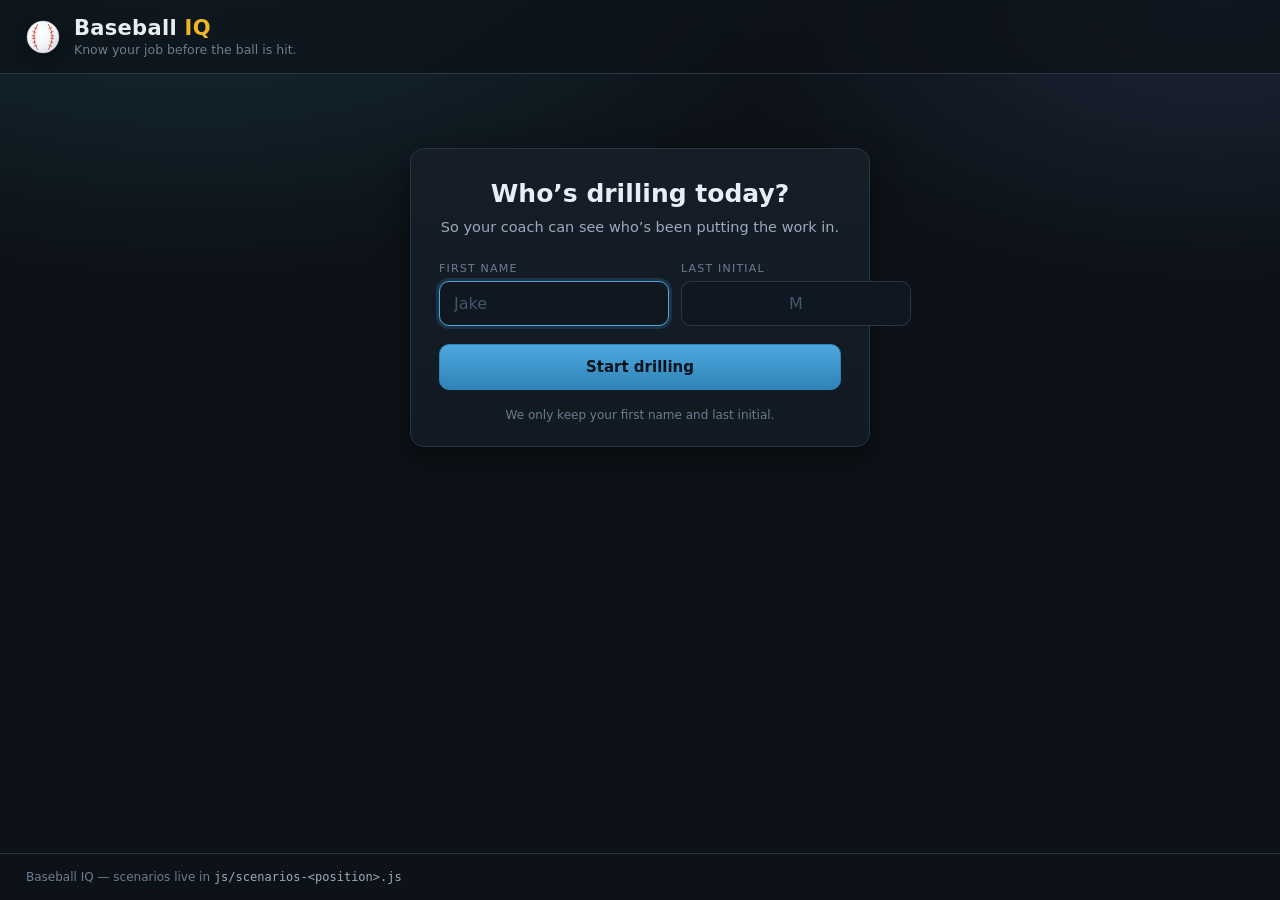
<file: index.html>
<!DOCTYPE html>
<html lang="en">
<head>
<meta charset="utf-8">
<meta name="viewport" content="width=device-width, initial-scale=1">
<title>Baseball IQ &mdash; Know Your Job on Every Play</title>
<link rel="stylesheet" href="css/styles.css">
</head>
<body>

<canvas id="fx" aria-hidden="true"></canvas>

<header class="topbar">
  <div class="brand">
    <svg class="brand-ball" viewBox="0 0 100 100" role="img" aria-label="Baseball" focusable="false">
      <defs>
        <radialGradient id="gBrandBall" cx="36%" cy="30%" r="75%">
          <stop offset="0%"   stop-color="#ffffff"/>
          <stop offset="65%"  stop-color="#f2f5f8"/>
          <stop offset="100%" stop-color="#d8e0e9"/>
        </radialGradient>
      </defs>

      <circle cx="50" cy="50" r="47" fill="url(#gBrandBall)" stroke="#c2ccd8" stroke-width="1.5"/>

      <!-- the two seams, bowing toward the edges like parentheses -->
      <path d="M34,13 Q11,50 34,87" fill="none" stroke="#d0402f" stroke-width="2.4" stroke-linecap="round"/>
      <path d="M66,13 Q89,50 66,87" fill="none" stroke="#d0402f" stroke-width="2.4" stroke-linecap="round"/>

      <!-- stitches, drawn perpendicular to each seam -->
      <g stroke="#d0402f" stroke-width="2.1" stroke-linecap="round">
        <line x1="24.0" y1="22.3" x2="32.3" y2="25.9"/>
        <line x1="20.0" y1="34.1" x2="28.7" y2="36.3"/>
        <line x1="18.1" y1="46.0" x2="27.1" y2="46.6"/>
        <line x1="18.1" y1="54.0" x2="27.1" y2="53.4"/>
        <line x1="20.0" y1="65.9" x2="28.7" y2="63.7"/>
        <line x1="24.0" y1="77.7" x2="32.3" y2="74.1"/>

        <line x1="76.0" y1="22.3" x2="67.7" y2="25.9"/>
        <line x1="80.0" y1="34.1" x2="71.3" y2="36.3"/>
        <line x1="81.9" y1="46.0" x2="72.9" y2="46.6"/>
        <line x1="81.9" y1="54.0" x2="72.9" y2="53.4"/>
        <line x1="80.0" y1="65.9" x2="71.3" y2="63.7"/>
        <line x1="76.0" y1="77.7" x2="67.7" y2="74.1"/>
      </g>
    </svg>
    <div>
      <h1>Baseball <span>IQ</span></h1>
      <p>Know your job before the ball is hit.</p>
    </div>
  </div>
  <div class="topbar-right">
    <div class="player" id="player-badge" hidden>
      <span class="player-name" id="player-name"></span>
      <button class="player-switch" id="btn-switch-player" type="button"
              title="Not you? Switch player">Not you?</button>
    </div>
    <div class="score" id="score" hidden>
      <span class="score-label">Score</span>
      <span class="score-value"><b id="score-correct">0</b> right &middot; <span id="score-wrong">0</span> wrong</span>
    </div>
    <button class="btn btn-switch" id="btn-change-position" hidden
            title="Pick a different position — you can switch any time">
      <span class="switch-icon" aria-hidden="true">&#8646;</span>
      <span>Change position</span>
    </button>
  </div>
</header>

<!-- ============ SCREEN 0: WHO IS PLAYING ============ -->
<main id="screen-name" class="screen" hidden>
  <div class="namecard">
    <h2>Who&rsquo;s drilling today?</h2>
    <p class="namecard-sub">So your coach can see who&rsquo;s been putting the work in.</p>

    <form class="namecard-form" id="name-form">
      <div class="namecard-fields">
        <label class="field field-first">
          <span>First name</span>
          <input type="text" id="input-first-name" autocomplete="given-name"
                 maxlength="20" placeholder="Jake" required>
        </label>
        <label class="field field-initial">
          <span>Last initial</span>
          <input type="text" id="input-last-initial" autocomplete="off"
                 maxlength="1" placeholder="M">
        </label>
      </div>
      <p class="namecard-error" id="name-error" hidden></p>
      <button class="btn btn-primary btn-start" type="submit">Start drilling</button>
    </form>

    <p class="namecard-note">We only keep your first name and last initial.</p>
  </div>
</main>

<!-- ============ SCREEN 1: POSITION PICKER ============ -->
<main id="screen-select" class="screen" hidden>
  <div class="select-intro">
    <h2>Pick the position you want to master</h2>
    <p>You&rsquo;ll watch the play develop, then get stopped mid-action and asked what that fielder is
       supposed to do. Get it right and the crowd goes wild.</p>
  </div>
  <div class="position-grid" id="position-grid"></div>
  <p class="select-note" id="select-note"></p>
</main>

<!-- ============ SCREEN 2: THE PLAY ============ -->
<main id="screen-play" class="screen" hidden>
  <div class="play-layout">

    <!-- ---- Field ---- -->
    <section class="field-wrap">
      <div class="field-header">
        <div>
          <span class="chip chip-pos" id="chip-position">2B</span>
          <span class="chip chip-progress" id="chip-progress"></span>
          <span class="scenario-title" id="scenario-title"></span>
        </div>
        <div class="field-header-right">
          <span class="chip chip-paused" id="chip-paused" hidden>&#10073;&#10073; Paused &mdash; your call</span>
          <button class="btn btn-replay" id="btn-replay-animation" type="button" hidden
                  title="Watch the play again from the start (R)">
            <span class="replay-icon" aria-hidden="true">&#8635;</span>
            <span id="btn-replay-label">Replay animation</span>
          </button>
        </div>
      </div>

      <div class="field-frame">
        <svg id="field" viewBox="0 0 800 700" role="img" aria-label="Baseball field diagram">
          <defs>
            <radialGradient id="gGrass" cx="50%" cy="85%" r="85%">
              <stop offset="0%"  stop-color="#3f8f4a"/>
              <stop offset="60%" stop-color="#2f7a3d"/>
              <stop offset="100%" stop-color="#266633"/>
            </radialGradient>
            <linearGradient id="gDirt" x1="0" y1="0" x2="0" y2="1">
              <stop offset="0%" stop-color="#c8905a"/>
              <stop offset="100%" stop-color="#b07a49"/>
            </linearGradient>
            <clipPath id="fairClip">
              <path d="M400,620 L60,280 A372.7,372.7 0 0 1 740,280 Z"/>
            </clipPath>
            <filter id="softGlow" x="-70%" y="-70%" width="240%" height="240%">
              <feGaussianBlur stdDeviation="6" result="b"/>
              <feMerge><feMergeNode in="b"/><feMergeNode in="SourceGraphic"/></feMerge>
            </filter>
          </defs>

          <!-- foul territory -->
          <rect x="0" y="0" width="800" height="700" fill="#1e5b2c"/>
          <!-- fair territory grass -->
          <g clip-path="url(#fairClip)">
            <rect x="0" y="0" width="800" height="700" fill="url(#gGrass)"/>
            <!-- mow stripes -->
            <g opacity=".07" fill="#ffffff">
              <path d="M400,620 L120,340 L215,245 L400,620Z"/>
              <path d="M400,620 L400,60 L495,60 L400,620Z"/>
              <path d="M400,620 L585,245 L680,340 L400,620Z"/>
            </g>
            <!-- infield dirt. r=215 leaves visible grass between the infield and
                 the shallow-outfield spots, since the outfield is drawn compressed. -->
            <circle cx="400" cy="470" r="215" fill="url(#gDirt)"/>
          </g>

          <!-- infield grass -->
          <polygon points="400,598 537,465 400,332 263,465" fill="#3a8747"/>

          <!-- warning track + fence -->
          <path d="M400,620 L60,280 A372.7,372.7 0 0 1 740,280 Z"
                fill="none" stroke="#a9743f" stroke-width="14" opacity=".55"/>
          <path d="M60,280 A372.7,372.7 0 0 1 740,280"
                fill="none" stroke="#14361f" stroke-width="7" stroke-linecap="round"/>

          <!-- foul lines -->
          <line x1="400" y1="620" x2="62" y2="282" stroke="#f4f7f2" stroke-width="3" opacity=".85"/>
          <line x1="400" y1="620" x2="738" y2="282" stroke="#f4f7f2" stroke-width="3" opacity=".85"/>

          <!-- mound -->
          <circle cx="400" cy="473" r="34" fill="#d09a63"/>
          <rect x="392" y="469" width="16" height="6" rx="2" fill="#fff" opacity=".9"/>

          <!-- bases -->
          <g stroke="#d8dbd4" stroke-width="1.5">
            <rect x="547" y="457" width="17" height="17" fill="#fff" transform="rotate(45 555.5 465.5)"/>
            <rect x="392" y="302" width="17" height="17" fill="#fff" transform="rotate(45 400.5 310.5)"/>
            <rect x="237" y="457" width="17" height="17" fill="#fff" transform="rotate(45 245.5 465.5)"/>
          </g>
          <polygon points="392,612 408,612 408,621 400,629 392,621" fill="#fff" stroke="#d8dbd4"/>

          <!-- dynamic layers -->
          <g id="layer-routes"></g>
          <g id="layer-runners"></g>
          <g id="layer-fielders"></g>
          <g id="layer-ball" hidden>
            <ellipse id="ball-shadow" cx="400" cy="620" rx="7" ry="4" fill="#000" opacity=".3"/>
            <circle id="ball" cx="400" cy="620" r="8" fill="#fff" stroke="#c9402f" stroke-width="1.6"/>
          </g>
        </svg>
      </div>

      <p class="field-caption" id="field-caption">&nbsp;</p>
    </section>

    <!-- ---- Coaching panel ---- -->
    <aside class="panel">
      <div class="panel-card situation">
        <h3>The situation</h3>
        <ul class="sit-list" id="sit-list"></ul>
        <p class="sit-desc" id="sit-desc"></p>
      </div>

      <div class="panel-card question" id="question-card" hidden>
        <h3 id="question-prompt">&nbsp;</h3>
        <div class="options" id="options"></div>
        <p class="feedback" id="feedback" hidden></p>
      </div>

      <div class="panel-card outcome" id="outcome-card" hidden>
        <h3 id="outcome-title">Play result</h3>
        <p id="outcome-text"></p>
        <p class="coach-note" id="outcome-coach"></p>
      </div>

      <div class="panel-actions" id="panel-actions">
        <button class="btn btn-primary" id="btn-next" hidden>Next scenario</button>
        <button class="btn btn-ghost" id="btn-replay" hidden>Try this play again</button>
      </div>
    </aside>
  </div>
</main>

<!-- ============ SCREEN 3: RESULTS ============ -->
<main id="screen-summary" class="screen" hidden>
  <div class="summary">
    <p class="summary-eyebrow" id="summary-eyebrow"></p>
    <h2 class="summary-headline" id="summary-headline"></h2>

    <div class="summary-bar"><div class="summary-bar-fill" id="summary-bar-fill"></div></div>

    <div class="summary-tallies">
      <div class="tally tally-right">
        <b id="summary-correct">0</b><span>right first try</span>
      </div>
      <div class="tally tally-wrong">
        <b id="summary-wrong">0</b><span>missed</span>
      </div>
    </div>

    <p class="summary-perfect" id="summary-perfect" hidden>
      Perfect &mdash; you got every one on the first try.
    </p>

    <div class="summary-missed" id="summary-missed" hidden>
      <h3>Plays to work on</h3>
      <ul id="summary-missed-list"></ul>
    </div>

    <div class="summary-actions">
      <button class="btn btn-primary" id="btn-retry-missed" hidden>Retry the ones you missed</button>
      <button class="btn" id="btn-retry-position">Start this position over</button>
      <button class="btn btn-ghost" id="btn-summary-positions">Pick another position</button>
    </div>
  </div>
</main>

<footer class="footer">
  <span>Baseball IQ &mdash; scenarios live in <code>js/scenarios-&lt;position&gt;.js</code></span>
</footer>

<!-- shared field data first, then one scenario file per position -->
<script src="js/reporting.js"></script>
<script src="js/field-data.js"></script>
<script src="js/scenarios-2b.js"></script>
<script src="js/scenarios-ss.js"></script>
<script src="js/scenarios-p.js"></script>
<script src="js/scenarios-1b.js"></script>
<script src="js/scenarios-3b.js"></script>
<script src="js/scenarios-c.js"></script>
<script src="js/scenarios-lf.js"></script>
<script src="js/scenarios-cf.js"></script>
<script src="js/scenarios-rf.js"></script>
<script src="js/fireworks.js"></script>
<script src="js/field.js"></script>
<script src="js/app.js"></script>
</body>
</html>
</file>
<file: css/styles.css>
/* ============================================================
   Baseball IQ — styles
   ============================================================ */

:root {
  --bg:            #0d1218;
  --bg-raised:     #151d26;
  --bg-raised-2:   #1c2733;
  --line:          #2a3644;
  --text:          #e8eef5;
  --text-dim:      #9aabbc;
  --text-faint:    #6b7d90;
  --accent:        #4ea8de;
  --correct:       #35c46a;
  --correct-dim:   #1d5f38;
  --wrong:         #e05c4b;
  --gold:          #f0b429;
  --radius:        14px;
  --shadow:        0 10px 30px rgba(0,0,0,.45);
  --font: "Segoe UI", system-ui, -apple-system, Roboto, Helvetica, Arial, sans-serif;
}

* { box-sizing: border-box; }

html, body { height: 100%; }

body {
  margin: 0;
  font-family: var(--font);
  color: var(--text);
  background:
    radial-gradient(1100px 600px at 15% -10%, #16303a 0%, transparent 60%),
    radial-gradient(900px 500px at 95% 0%, #1d2436 0%, transparent 55%),
    var(--bg);
  display: flex;
  flex-direction: column;
  min-height: 100%;
}

#fx {
  position: fixed;
  inset: 0;
  width: 100%;
  height: 100%;
  pointer-events: none;
  z-index: 90;
}

/* ---------------- top bar ---------------- */

.topbar {
  display: flex;
  align-items: center;
  justify-content: space-between;
  gap: 16px;
  padding: 16px 26px;
  border-bottom: 1px solid var(--line);
  background: rgba(13,18,24,.72);
  backdrop-filter: blur(6px);
}

.brand { display: flex; align-items: center; gap: 14px; }

/* Inline SVG baseball — see index.html. Drawn rather than built from
   pseudo-element arcs so the seams actually curve like real stitching. */
.brand-ball {
  width: 34px;
  height: 34px;
  flex: none;
  display: block;
  filter: drop-shadow(0 2px 8px rgba(0, 0, 0, .5));
}

.brand h1 {
  margin: 0;
  font-size: 21px;
  letter-spacing: .3px;
  font-weight: 700;
}
.brand h1 span { color: var(--gold); }
.brand p {
  margin: 2px 0 0;
  font-size: 12.5px;
  color: var(--text-faint);
}

.topbar-right { display: flex; align-items: center; gap: 14px; }

.score {
  display: flex;
  flex-direction: column;
  align-items: flex-end;
  line-height: 1.2;
  padding-right: 14px;
  border-right: 1px solid var(--line);
}
.score-label { font-size: 10.5px; text-transform: uppercase; letter-spacing: 1.2px; color: var(--text-faint); }
.score-value { font-size: 16px; color: var(--text-dim); }
.score-value b { color: var(--correct); font-size: 19px; }

/* ---------------- buttons ---------------- */

.btn {
  font-family: inherit;
  font-size: 14px;
  font-weight: 600;
  padding: 10px 18px;
  border-radius: 10px;
  border: 1px solid var(--line);
  background: var(--bg-raised-2);
  color: var(--text);
  cursor: pointer;
  transition: transform .12s ease, background .15s ease, border-color .15s ease;
}
.btn:hover { background: #24313f; border-color: #3a4a5c; }
.btn:active { transform: translateY(1px); }

.btn-primary {
  background: linear-gradient(180deg, #4ea8de, #2f83b8);
  border-color: #2f83b8;
  color: #07131c;
}
.btn-primary:hover { background: linear-gradient(180deg, #63b6e8, #3a90c6); }

.btn-ghost { background: transparent; color: var(--text-dim); }
.btn-ghost:hover { color: var(--text); }

/* Switching position is meant to be available at any moment, including
   mid-question, so this reads as a real button rather than the ghost
   style it used to use — testers were not finding it. */
.btn-switch {
  display: inline-flex;
  align-items: center;
  gap: 8px;
  background: var(--bg-raised-2);
  border-color: #3a4a5c;
  color: var(--text);
}
.btn-switch:hover { background: #2c3b4a; border-color: var(--accent); }
.btn-switch .switch-icon { font-size: 16px; line-height: 1; color: var(--accent); }

/* ---------------- screens ---------------- */

.screen { flex: 1; padding: 34px 26px 20px; }
[hidden] { display: none !important; }

/* ---------------- position picker ---------------- */

.select-intro { max-width: 660px; margin: 10px auto 30px; text-align: center; }
.select-intro h2 { margin: 0 0 10px; font-size: 27px; }
.select-intro p { margin: 0; color: var(--text-dim); line-height: 1.6; font-size: 15px; }

.position-grid {
  display: grid;
  grid-template-columns: repeat(auto-fit, minmax(190px, 1fr));
  gap: 14px;
  max-width: 1000px;
  margin: 0 auto;
}

.pos-card {
  position: relative;
  display: flex;
  align-items: center;
  gap: 14px;
  padding: 16px 18px;
  text-align: left;
  border-radius: var(--radius);
  border: 1px solid var(--line);
  background: linear-gradient(180deg, var(--bg-raised), #121a23);
  color: var(--text);
  cursor: pointer;
  font-family: inherit;
  transition: transform .15s ease, border-color .15s ease, box-shadow .15s ease;
}
.pos-card:hover {
  transform: translateY(-3px);
  border-color: var(--accent);
  box-shadow: var(--shadow);
}
.pos-card .num {
  flex: none;
  width: 42px; height: 42px;
  display: grid; place-items: center;
  border-radius: 50%;
  background: #24313f;
  border: 1px solid #38485a;
  font-weight: 700;
  font-size: 17px;
  color: var(--gold);
}
.pos-card .meta strong { display: block; font-size: 15.5px; }
.pos-card .meta small { color: var(--text-faint); font-size: 12px; }
.pos-card .tag {
  position: absolute;
  top: 10px; right: 12px;
  font-size: 10px;
  letter-spacing: .8px;
  text-transform: uppercase;
  color: var(--correct);
}
.pos-card.empty { opacity: .48; }
.pos-card.empty:hover { transform: none; border-color: var(--line); box-shadow: none; }
.pos-card.empty .tag { color: var(--text-faint); }

.select-note {
  max-width: 1000px;
  margin: 22px auto 0;
  text-align: center;
  color: var(--text-faint);
  font-size: 13px;
  min-height: 20px;
}

/* ---------------- play layout ---------------- */

.play-layout {
  display: grid;
  grid-template-columns: minmax(0, 1.55fr) minmax(330px, .95fr);
  gap: 22px;
  max-width: 1320px;
  margin: 0 auto;
  align-items: start;
}

.field-wrap { min-width: 0; }

.field-header {
  display: flex;
  align-items: center;
  justify-content: space-between;
  gap: 12px;
  margin-bottom: 12px;
  flex-wrap: wrap;
}

.chip {
  display: inline-block;
  font-size: 12px;
  font-weight: 700;
  letter-spacing: .6px;
  padding: 5px 10px;
  border-radius: 999px;
  border: 1px solid var(--line);
}
.field-header-right { display: flex; align-items: center; gap: 10px; flex-wrap: wrap; }

/* on-demand animation replay */
.btn-replay {
  display: inline-flex;
  align-items: center;
  gap: 7px;
  padding: 7px 13px;
  font-size: 13px;
  border-radius: 999px;
  background: #1b2735;
  border-color: #35485c;
  color: var(--text-dim);
}
.btn-replay:hover:not(:disabled) { background: #24343f; color: var(--text); border-color: var(--accent); }
.btn-replay:disabled { opacity: .55; cursor: default; }
.btn-replay .replay-icon { font-size: 16px; line-height: 1; color: var(--accent); }
.btn-replay.is-running .replay-icon { animation: spin 1s linear infinite; }
@keyframes spin { to { transform: rotate(360deg); } }

.chip-pos { background: #24313f; color: var(--gold); border-color: #3a4a5c; }
.chip-paused {
  background: rgba(240,180,41,.12);
  color: var(--gold);
  border-color: rgba(240,180,41,.4);
  animation: pulse 1.6s ease-in-out infinite;
}
@keyframes pulse { 0%,100% { opacity: 1; } 50% { opacity: .45; } }

.scenario-title { margin-left: 10px; color: var(--text-dim); font-size: 14.5px; }

.field-frame {
  border-radius: 18px;
  border: 1px solid var(--line);
  overflow: hidden;
  background: #0f1620;
  box-shadow: var(--shadow);
  transition: filter .3s ease;
}
.field-frame.dimmed { filter: saturate(.75) brightness(.86); }

#field { display: block; width: 100%; height: auto; }

.field-caption {
  margin: 12px 2px 0;
  min-height: 20px;
  font-size: 13.5px;
  color: var(--text-dim);
}

/* ---------------- fielders on field ---------------- */

.fielder circle.dot {
  fill: #101821;
  stroke: #cdd8e4;
  stroke-width: 2;
}
.fielder text {
  fill: #eaf1f8;
  font: 700 15px var(--font);
  text-anchor: middle;
  dominant-baseline: central;
  pointer-events: none;
}
.fielder .label {
  font: 600 11px var(--font);
  fill: #dfe9f2;
  opacity: .8;
}
.fielder.is-you circle.dot { fill: #1f6fa8; stroke: #7fd0ff; stroke-width: 3; }
.fielder.is-you .ring {
  fill: none;
  stroke: #7fd0ff;
  stroke-width: 2;
}
.fielder.flash circle.dot { fill: var(--gold); stroke: #fff; }

.runner {
  fill: #f0b429;
  stroke: #4a3106;
  stroke-width: 1.6;
}
.route {
  fill: none;
  stroke: #ffffff;
  stroke-width: 2.5;
  stroke-linecap: round;
  opacity: .55;
  stroke-dasharray: 7 7;
}
.route.throw { stroke: #ffd772; opacity: .8; stroke-dasharray: none; stroke-width: 2; }

/* ---------------- panel ---------------- */

.panel { display: flex; flex-direction: column; gap: 16px; position: sticky; top: 18px; }

.panel-card {
  border-radius: var(--radius);
  border: 1px solid var(--line);
  background: linear-gradient(180deg, var(--bg-raised), #111922);
  padding: 18px 20px;
}
.panel-card h3 {
  margin: 0 0 12px;
  font-size: 12px;
  letter-spacing: 1.4px;
  text-transform: uppercase;
  color: var(--text-faint);
}

.sit-list { list-style: none; margin: 0 0 12px; padding: 0; display: grid; gap: 8px; }
.sit-list li {
  display: flex;
  justify-content: space-between;
  gap: 12px;
  font-size: 13.5px;
  padding-bottom: 7px;
  border-bottom: 1px dashed #232f3c;
}
.sit-list li:last-child { border-bottom: none; padding-bottom: 0; }
.sit-list span { color: var(--text-faint); }
.sit-list b { font-weight: 600; }

.sit-desc { margin: 0; font-size: 14px; line-height: 1.6; color: var(--text-dim); }

/* question */

.question { border-color: rgba(240,180,41,.35); }
.question h3 {
  font-size: 16.5px;
  line-height: 1.45;
  text-transform: none;
  letter-spacing: 0;
  color: var(--text);
  margin-bottom: 14px;
}

.options { display: grid; gap: 10px; }

.option {
  display: flex;
  align-items: center;
  gap: 12px;
  width: 100%;
  text-align: left;
  padding: 13px 15px;
  font-family: inherit;
  font-size: 14.5px;
  color: var(--text);
  background: var(--bg-raised-2);
  border: 1px solid var(--line);
  border-radius: 11px;
  cursor: pointer;
  transition: background .15s, border-color .15s, transform .12s;
}
.option:hover:not(:disabled) { background: #26333f; border-color: #43566a; }
.option:disabled { cursor: default; }

.option .key {
  flex: none;
  width: 26px; height: 26px;
  display: grid; place-items: center;
  border-radius: 7px;
  background: #0f1720;
  border: 1px solid #33424f;
  font-size: 12.5px;
  font-weight: 700;
  color: var(--text-dim);
}

.option.correct {
  background: rgba(53,196,106,.16);
  border-color: var(--correct);
  color: #d9ffe6;
}
.option.correct .key { background: var(--correct); border-color: var(--correct); color: #04240f; }

.option.wrong {
  background: rgba(224,92,75,.13);
  border-color: rgba(224,92,75,.65);
  color: #ffd9d3;
  animation: shake .38s ease;
}
.option.wrong .key { background: rgba(224,92,75,.8); border-color: transparent; color: #2a0a06; }
.option.faded { opacity: .42; }

@keyframes shake {
  0%,100% { transform: translateX(0); }
  20% { transform: translateX(-6px); }
  45% { transform: translateX(5px); }
  70% { transform: translateX(-3px); }
}

.feedback {
  margin: 14px 0 0;
  padding: 11px 13px;
  border-radius: 10px;
  font-size: 13.5px;
  line-height: 1.55;
}
.feedback.retry { background: rgba(224,92,75,.12); border: 1px solid rgba(224,92,75,.4); color: #ffcfc7; }
.feedback.good  { background: rgba(53,196,106,.12); border: 1px solid rgba(53,196,106,.4); color: #cdf6dc; }
.feedback.reveal{ background: rgba(240,180,41,.1);  border: 1px solid rgba(240,180,41,.4); color: #ffe6ae; }

/* outcome */

.outcome { border-color: rgba(78,168,222,.35); }
.outcome h3 { color: var(--accent); }
.outcome p { margin: 0; font-size: 14.5px; line-height: 1.6; }
.coach-note {
  margin-top: 12px !important;
  padding-top: 12px;
  border-top: 1px dashed #232f3c;
  color: var(--text-dim);
  font-size: 13.5px !important;
}

.panel-actions { display: flex; gap: 10px; flex-wrap: wrap; }

/* Once the play is over these are the only controls that matter, but they sit
   at the end of a tall panel — below the fold after a long explanation plus
   coach's note. Pin them to the bottom of the viewport so they are visible the
   moment they are enabled, with no scrolling. */
.panel-actions.is-floating {
  position: fixed;
  left: 0;
  right: 0;
  bottom: 0;
  z-index: 85;
  justify-content: center;
  align-items: center;
  gap: 12px;
  margin: 0;
  padding: 13px 20px;
  background: rgba(13, 18, 24, .94);
  border-top: 1px solid var(--line);
  box-shadow: 0 -10px 28px rgba(0, 0, 0, .45);
  backdrop-filter: blur(8px);
  animation: barUp .28s ease;
}
.panel-actions.is-floating .btn { padding: 11px 22px; }
.panel-actions.is-floating .btn-ghost {
  background: var(--bg-raised-2);
  border-color: var(--line);
  color: var(--text-dim);
}
.panel-actions.is-floating .btn-ghost:hover { color: var(--text); border-color: #3a4a5c; }

@keyframes barUp {
  from { transform: translateY(100%); opacity: 0; }
  to   { transform: translateY(0);    opacity: 1; }
}

/* keep the bar from covering the end of the page content */
body.has-action-bar { padding-bottom: 78px; }

/* ---------------- footer ---------------- */

.footer {
  padding: 16px 26px;
  border-top: 1px solid var(--line);
  color: var(--text-faint);
  font-size: 12px;
}
.footer code { color: var(--text-dim); }

/* ---------------- responsive ---------------- */

@media (max-width: 980px) {
  .play-layout { grid-template-columns: 1fr; }
  .panel { position: static; }
  .topbar { padding: 14px 16px; }
  .screen { padding: 22px 16px; }
}

/* ---------------- quiz progress chip ---------------- */

.chip-progress {
  background: #1b2735;
  color: var(--text-dim);
  border-color: #35485c;
  margin-left: 8px;
}

/* ---------------- results screen ---------------- */

.summary {
  max-width: 620px;
  margin: 20px auto 0;
  text-align: center;
}

.summary-eyebrow {
  margin: 0 0 6px;
  font-size: 11.5px;
  letter-spacing: 1.6px;
  text-transform: uppercase;
  color: var(--text-faint);
}

.summary-headline {
  margin: 0 0 22px;
  font-size: 30px;
  line-height: 1.25;
}

/* how much of the position they got right, at a glance */
.summary-bar {
  height: 10px;
  border-radius: 999px;
  background: #1b2735;
  border: 1px solid var(--line);
  overflow: hidden;
  margin-bottom: 24px;
}
.summary-bar-fill {
  height: 100%;
  width: 0;
  border-radius: 999px;
  background: linear-gradient(90deg, var(--correct), #5fe08c);
  transition: width .6s ease;
}

.summary-tallies {
  display: flex;
  justify-content: center;
  gap: 14px;
  margin-bottom: 20px;
}
.tally {
  flex: 1 1 0;
  max-width: 190px;
  padding: 16px 12px;
  border-radius: var(--radius);
  border: 1px solid var(--line);
  background: linear-gradient(180deg, var(--bg-raised), #111922);
}
.tally b { display: block; font-size: 30px; line-height: 1.1; }
.tally span { display: block; margin-top: 4px; font-size: 12px; color: var(--text-faint); }
.tally-right b { color: var(--correct); }
.tally-right { border-color: rgba(53,196,106,.35); }
.tally-wrong b { color: var(--wrong); }
.tally-wrong { border-color: rgba(224,92,75,.3); }

.summary-perfect {
  margin: 0 0 20px;
  padding: 12px 14px;
  border-radius: var(--radius);
  background: rgba(53,196,106,.12);
  border: 1px solid rgba(53,196,106,.4);
  color: #cdf6dc;
  font-size: 14.5px;
}

.summary-missed {
  text-align: left;
  border-radius: var(--radius);
  border: 1px solid var(--line);
  background: linear-gradient(180deg, var(--bg-raised), #111922);
  padding: 16px 20px;
  margin-bottom: 22px;
}
.summary-missed h3 {
  margin: 0 0 10px;
  font-size: 12px;
  letter-spacing: 1.4px;
  text-transform: uppercase;
  color: var(--text-faint);
}
.summary-missed ul { margin: 0; padding: 0; list-style: none; display: grid; gap: 8px; }
.summary-missed li {
  display: flex;
  gap: 10px;
  align-items: baseline;
  font-size: 14px;
  color: var(--text-dim);
  padding-bottom: 8px;
  border-bottom: 1px dashed #232f3c;
}
.summary-missed li:last-child { border-bottom: none; padding-bottom: 0; }
.summary-missed li .miss-mark { color: var(--wrong); font-weight: 700; flex: none; }
.summary-missed li .miss-title { color: var(--text); }
.summary-missed li .miss-sit { color: var(--text-faint); font-size: 12.5px; }

.summary-actions {
  display: flex;
  flex-wrap: wrap;
  justify-content: center;
  gap: 10px;
}

@media (max-width: 560px) {
  .summary-tallies { flex-direction: column; align-items: stretch; }
  .tally { max-width: none; }
}

/* ---------------- player badge in the topbar ---------------- */

.player {
  display: flex;
  flex-direction: column;
  align-items: flex-end;
  line-height: 1.2;
  padding-right: 14px;
  border-right: 1px solid var(--line);
}
.player-name { font-size: 14px; font-weight: 600; color: var(--text); }
.player-switch {
  margin-top: 2px;
  padding: 0;
  border: none;
  background: none;
  font: inherit;
  font-size: 11px;
  color: var(--text-faint);
  cursor: pointer;
  text-decoration: underline;
}
.player-switch:hover { color: var(--accent); }

/* ---------------- who's playing screen ---------------- */

.namecard {
  max-width: 460px;
  margin: 40px auto 0;
  text-align: center;
  padding: 30px 28px 24px;
  border-radius: var(--radius);
  border: 1px solid var(--line);
  background: linear-gradient(180deg, var(--bg-raised), #111922);
  box-shadow: var(--shadow);
}
.namecard h2 { margin: 0 0 8px; font-size: 25px; }
.namecard-sub { margin: 0 0 24px; color: var(--text-dim); font-size: 14.5px; line-height: 1.55; }

.namecard-fields { display: flex; gap: 12px; text-align: left; }
.field { display: flex; flex-direction: column; gap: 6px; }
.field-first { flex: 1 1 auto; }
.field-initial { flex: 0 0 92px; }
.field span {
  font-size: 11px;
  letter-spacing: 1.2px;
  text-transform: uppercase;
  color: var(--text-faint);
}
.field input {
  font-family: inherit;
  font-size: 16px;
  padding: 12px 14px;
  border-radius: 10px;
  border: 1px solid var(--line);
  background: #0f1720;
  color: var(--text);
}
.field input::placeholder { color: #44566a; }
.field input:focus {
  outline: none;
  border-color: var(--accent);
  box-shadow: 0 0 0 3px rgba(78,168,222,.18);
}
.field-initial input { text-align: center; text-transform: uppercase; }

.namecard-error {
  margin: 14px 0 0;
  padding: 10px 12px;
  border-radius: 10px;
  background: rgba(224,92,75,.12);
  border: 1px solid rgba(224,92,75,.4);
  color: #ffcfc7;
  font-size: 13.5px;
}

.btn-start { width: 100%; margin-top: 18px; padding: 13px 18px; font-size: 15px; }

.namecard-note {
  margin: 18px 0 0;
  font-size: 12px;
  color: var(--text-faint);
}

@media (max-width: 420px) {
  .namecard-fields { flex-direction: column; }
  .field-initial { flex: 1 1 auto; }
  .field-initial input { text-align: left; }
}
</file>
